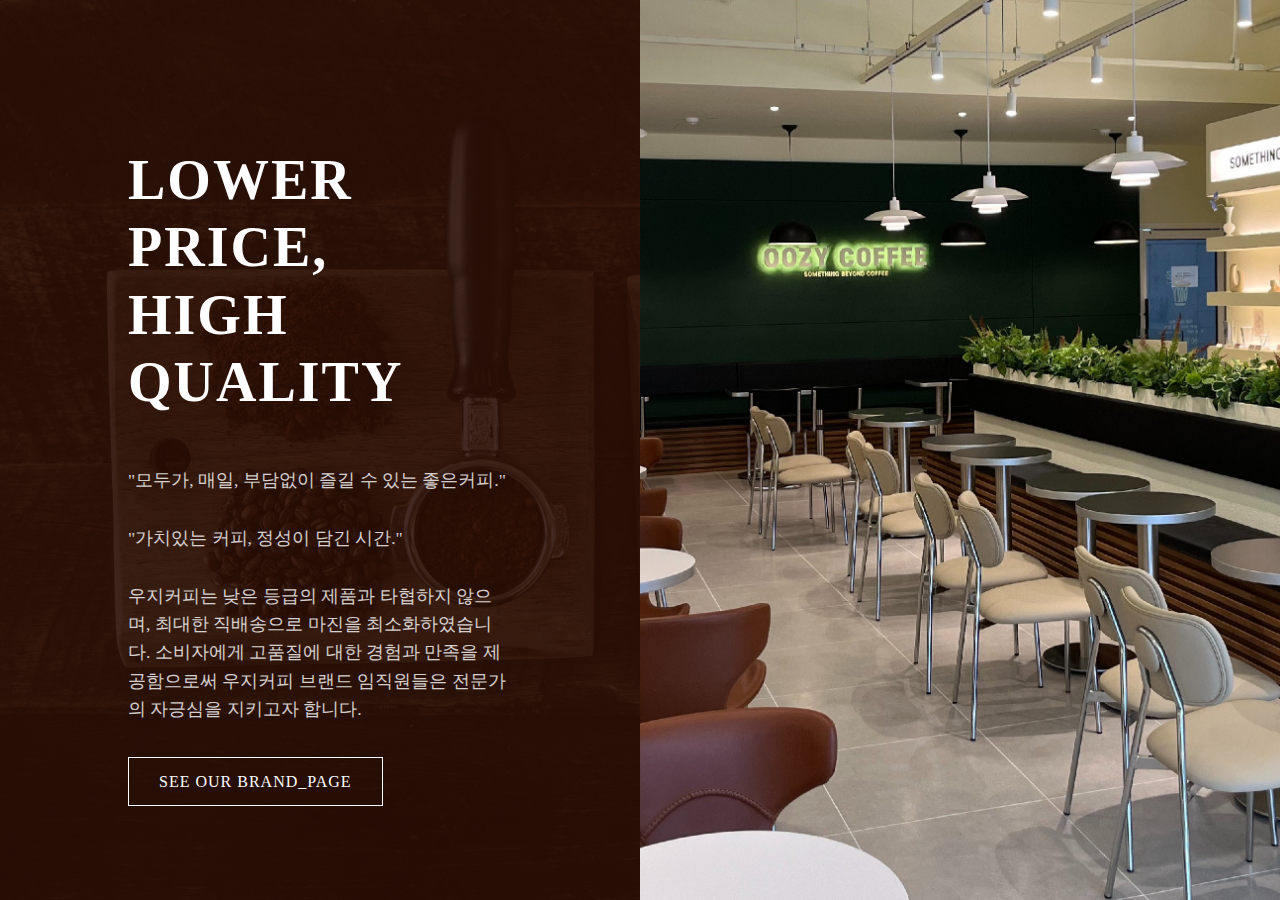
<file: index.html>
<!DOCTYPE html>
<html lang="ko">
<head>
    <meta charset="UTF-8">
    <title>우지커피(OOZY)_introduction</title>
    <meta name="viewport" content="width=device-width, initial-scale=1.0" />
    <link rel="stylesheet" href="A.css" />
</head>
<body>
    <div class="bg"> <!-- 전체 div -->
        <div class="layer"> <!-- 좌측 이미지 및 문구 -->
                <div class="slogan">
                    <p>LOWER PRICE,</p>
                    <P>HIGH QUALITY</P>
                </div>
                <div class="content"><!-- 하단 설명DIV -->
                    <p>"모두가, 매일, 부담없이 즐길 수 있는 좋은커피."</p>
                    <p>"가치있는 커피, 정성이 담긴 시간."</p>
                    <p>우지커피는 낮은 등급의 제품과 타협하지 않으며, 최대한 직배송으로 마진을 최소화하였습니다. 소비자에게 고품질에 대한 경험과 만족을 제공함으로써 우지커피 브랜드 임직원들은 전문가의 자긍심을 지키고자 합니다.</p>
                </div>
                <div class="link_box"> <!--링크박스-->
                    <a href="https://oozycoffee.com/" class="link_button">SEE OUR BRAND_PAGE</a>
                </div>
        </div>
        <div class="right"> <!-- 우측 이미지 -->
        </div>
    </div>
</body>
</html>
</file>
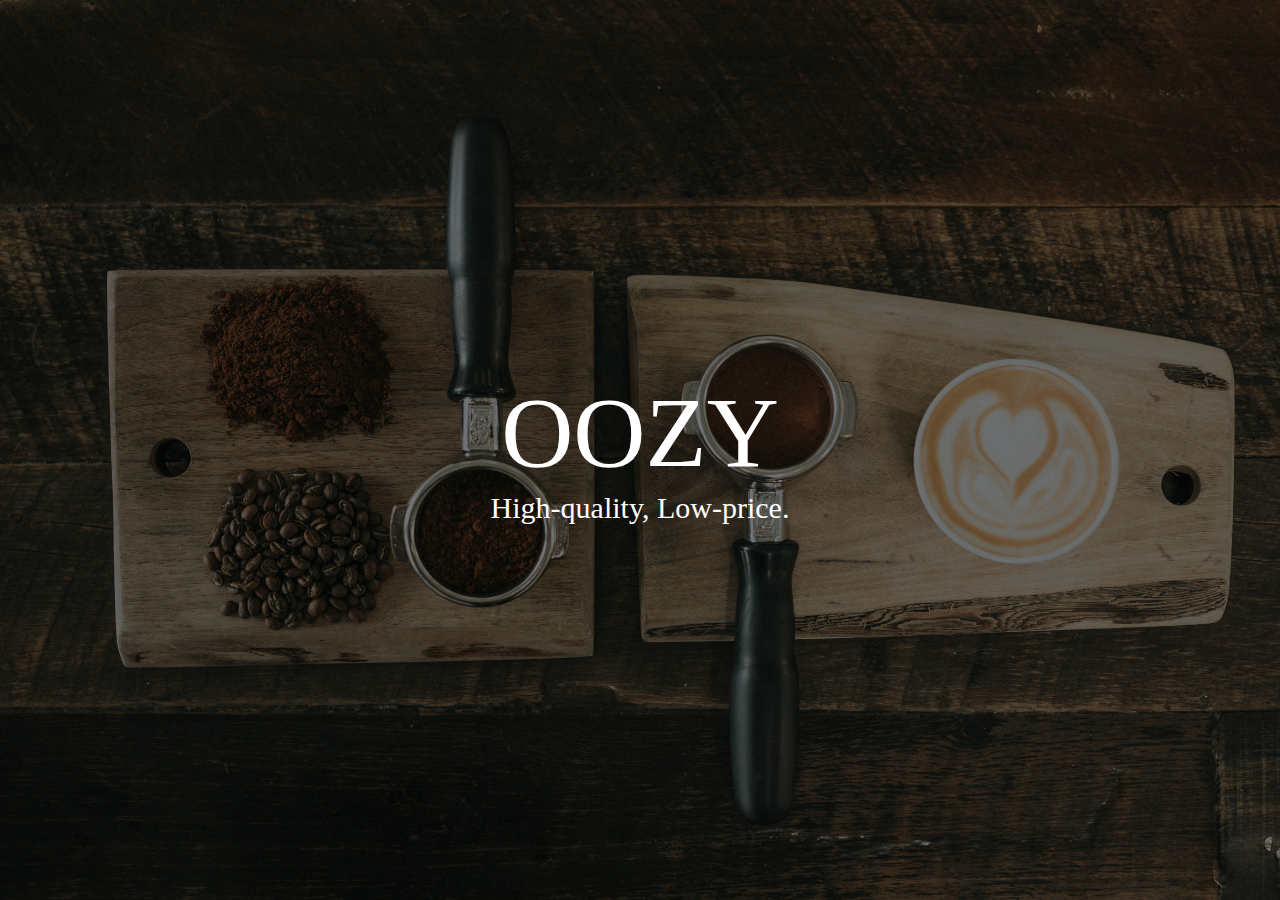
<file: intro.html>
<!-- intro.html -->
<!DOCTYPE html>
<html lang="ko">
<head>
  <meta charset="UTF-8">
  <title>Welcome to OOZY</title>
  <link href="https://fonts.googleapis.com/css2?family=Montserrat&display=swap" rel="stylesheet">
  <style> /* css 설정 파트 */
      body, html {  /* 높이, 너비 100%, 화면을 꽉채움. */
      height: 100%; 
      margin: 0;
      font-family: 'Palatino Linotype', 'Book Antiqua', Palatino, serif;
      overflow: hidden; /*스크롤방지*/
    } 
    .intro {
      position: relative;
      width: 100%;
      height: 100%;
      background: url('images/coffee-bg2.jpg') no-repeat center center / cover;/*이미지 정렬 및 꽉채우기*/
      display: flex; /*디스플레이 내부 정렬*/
      justify-content: center;
      align-items: center;
      flex-direction: column; /* 수직 정렬을 위해 추가 */
      transition: opacity 1s ease; /*투명도 변화시 1초에 걸쳐 부드럽게!*/
    }

    .overlay { /*배경화면 이미지가 너무 밝아서 레이어 덧붙임*/
        position: absolute;
        top:0;
        left:0;
        width:100%;
        height: 100%;
        background-color: rgba(0, 0, 0, 0.5);
        z-index: 1;
    }
    .oozy-text {
      position: relative;
      z-index: 2;
      font-size: 100px;
      color: white;
      cursor: pointer;
      transition: transform 0.3s ease, color 0.3s ease;
    }

    .subtitle {
      font-size: 30px;
      color: white;
      z-index: 2;
      margin-top: 1px;
      transition: transform 0.3s ease, color 0.3s ease;
    }

    .oozy-text:hover {
      transform: scale(1.05);
      color: #f3a14e92;
    }

    .fade-out {
      opacity: 0;
      pointer-events: none;
    }
  </style>
</head>
<body>
  <div class="intro" id="intro">
    <div class="overlay"></div>
    <span class="oozy-text" title = "Click to enter main page" onclick="goToMain()">OOZY</span>
    <span class="subtitle">High-quality, Low-price.</span>
  </div>

  <script>
    function goToMain() {
      const intro = document.getElementById('intro');
      intro.classList.add('fade-out');
      setTimeout(() => {
        window.location.href = 'main.html';
      }, 1000); // 페이드아웃 타이밍 (1초)
    }
  </script>
</body>
</html>
</file>
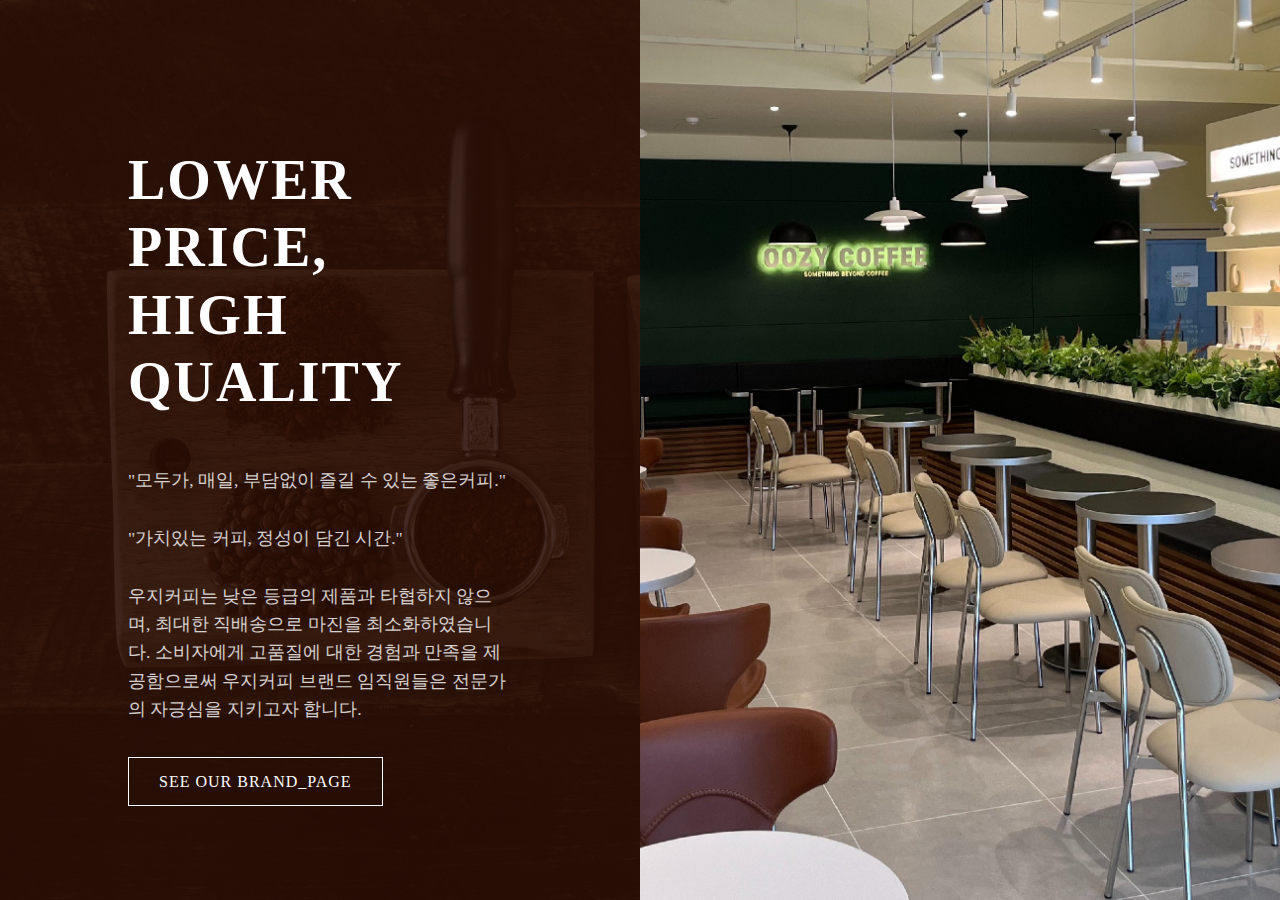
<file: introducion.html>
<!DOCTYPE html>
<html lang="ko">
<head>
    <meta charset="UTF-8">
    <title>우지커피(OOZY)_introduction</title>
    <meta name="viewport" content="width=device-width, initial-scale=1.0" />
    <link rel="stylesheet" href="A.css" />
</head>
<body>
    <div class="bg"> <!-- 전체 div -->
        <div class="layer"> <!-- 좌측 이미지 및 문구 -->
                <div class="slogan">
                    <p>LOWER PRICE,</p>
                    <P>HIGH QUALITY</P>
                </div>
                <div class="content"><!-- 하단 설명DIV -->
                    <p>"모두가, 매일, 부담없이 즐길 수 있는 좋은커피."</p>
                    <p>"가치있는 커피, 정성이 담긴 시간."</p>
                    <p>우지커피는 낮은 등급의 제품과 타협하지 않으며, 최대한 직배송으로 마진을 최소화하였습니다. 소비자에게 고품질에 대한 경험과 만족을 제공함으로써 우지커피 브랜드 임직원들은 전문가의 자긍심을 지키고자 합니다.</p>
                </div>
                <div class="link_box"> <!--링크박스-->
                    <a href="https://oozycoffee.com/" class="link_button" target="_blank">SEE OUR BRAND_PAGE</a>
                </div>
        </div>
        <div class="right"> <!-- 우측 이미지 -->
        </div>
    </div>
</body>
</html>
</file>
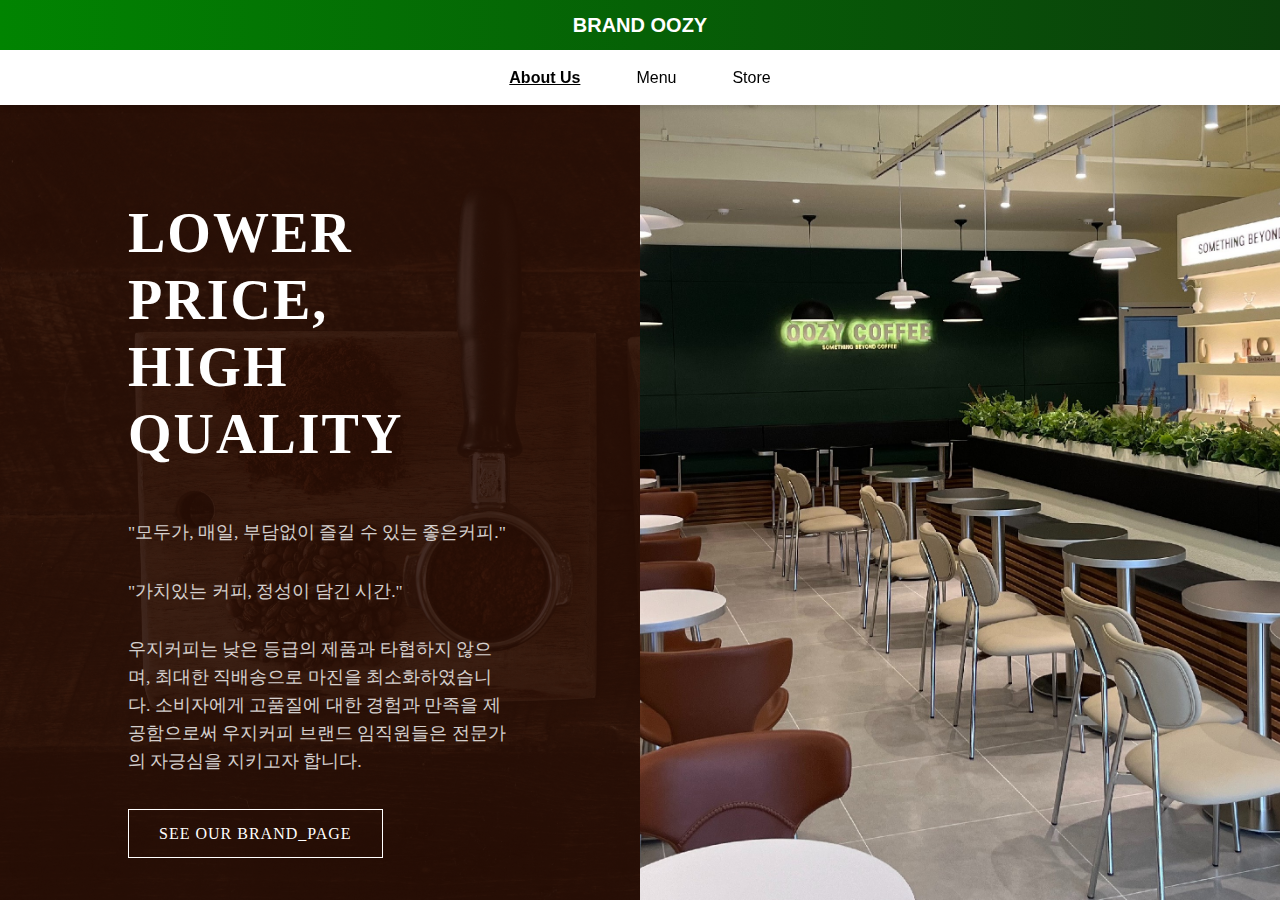
<file: main.html>
<!DOCTYPE html>
<html lang="ko">
    <head>
        <meta charset="UTF-8" />
        <title>OOZY MAIN PAGE</title>
        <link rel="stylesheet" href="style.css" />
    </head>
    <body>
        <!--최상단 토픽-->
        <header class="top_topic"><span class="top_topic_text">BRAND OOZY</span></header>

        <!--페이지메뉴/네비게이션 바-->
        <nav class="page_menu">
            <div class="page_content">
                <!--Using active, first page-->
                <button class="menu_btn active" onclick="changeIframe('introducion.html')">About Us</button>
                <div class="menus">Menu
                <!--When hover active, showup category-->
                    <div class="category"> 
                        <button class="category_menu" onclick="changeIframe('menu.html#coffee')">COFFEE</button>
                        <button class="category_menu" onclick="changeIframe('menu.html#coldbrew')">COLDBREW</button>
                        <button class="category_menu" onclick="changeIframe('menu.html#beverage')">BEVERAGE</button>
                        <button class="category_menu" onclick="changeIframe('menu.html#frappe')">FRAPPE</button>
                        <button class="category_menu" onclick="changeIframe('menu.html#ade')">ADE&MOJITO</button>
                        <button class="category_menu" onclick="changeIframe('menu.html#tea')">TEA&JUICE</button>
                        <button class="category_menu" onclick="changeIframe('menu.html#dessert')">DESSERT</button>
                    </div>
                </div>
                <button class="menu_btn" onclick="changeIframe('store.html')">Store</button>
            </div>
        </nav>

        <!--main contents division-->
        <main class="main_page">
            <iframe id="main_frame" src="introducion.html"></iframe> <!--네비게이션 바 아래, iframe으로 내부 페이지 변경!-->
        </main>

        <script> //자바스크립트 함수 구현
      function changeIframe(pageUrl) { //함수명(변수)
        const iframe = document.getElementById("main_frame");
        iframe.src = pageUrl;
      }
        </script>
    </body>
</html>
</file>
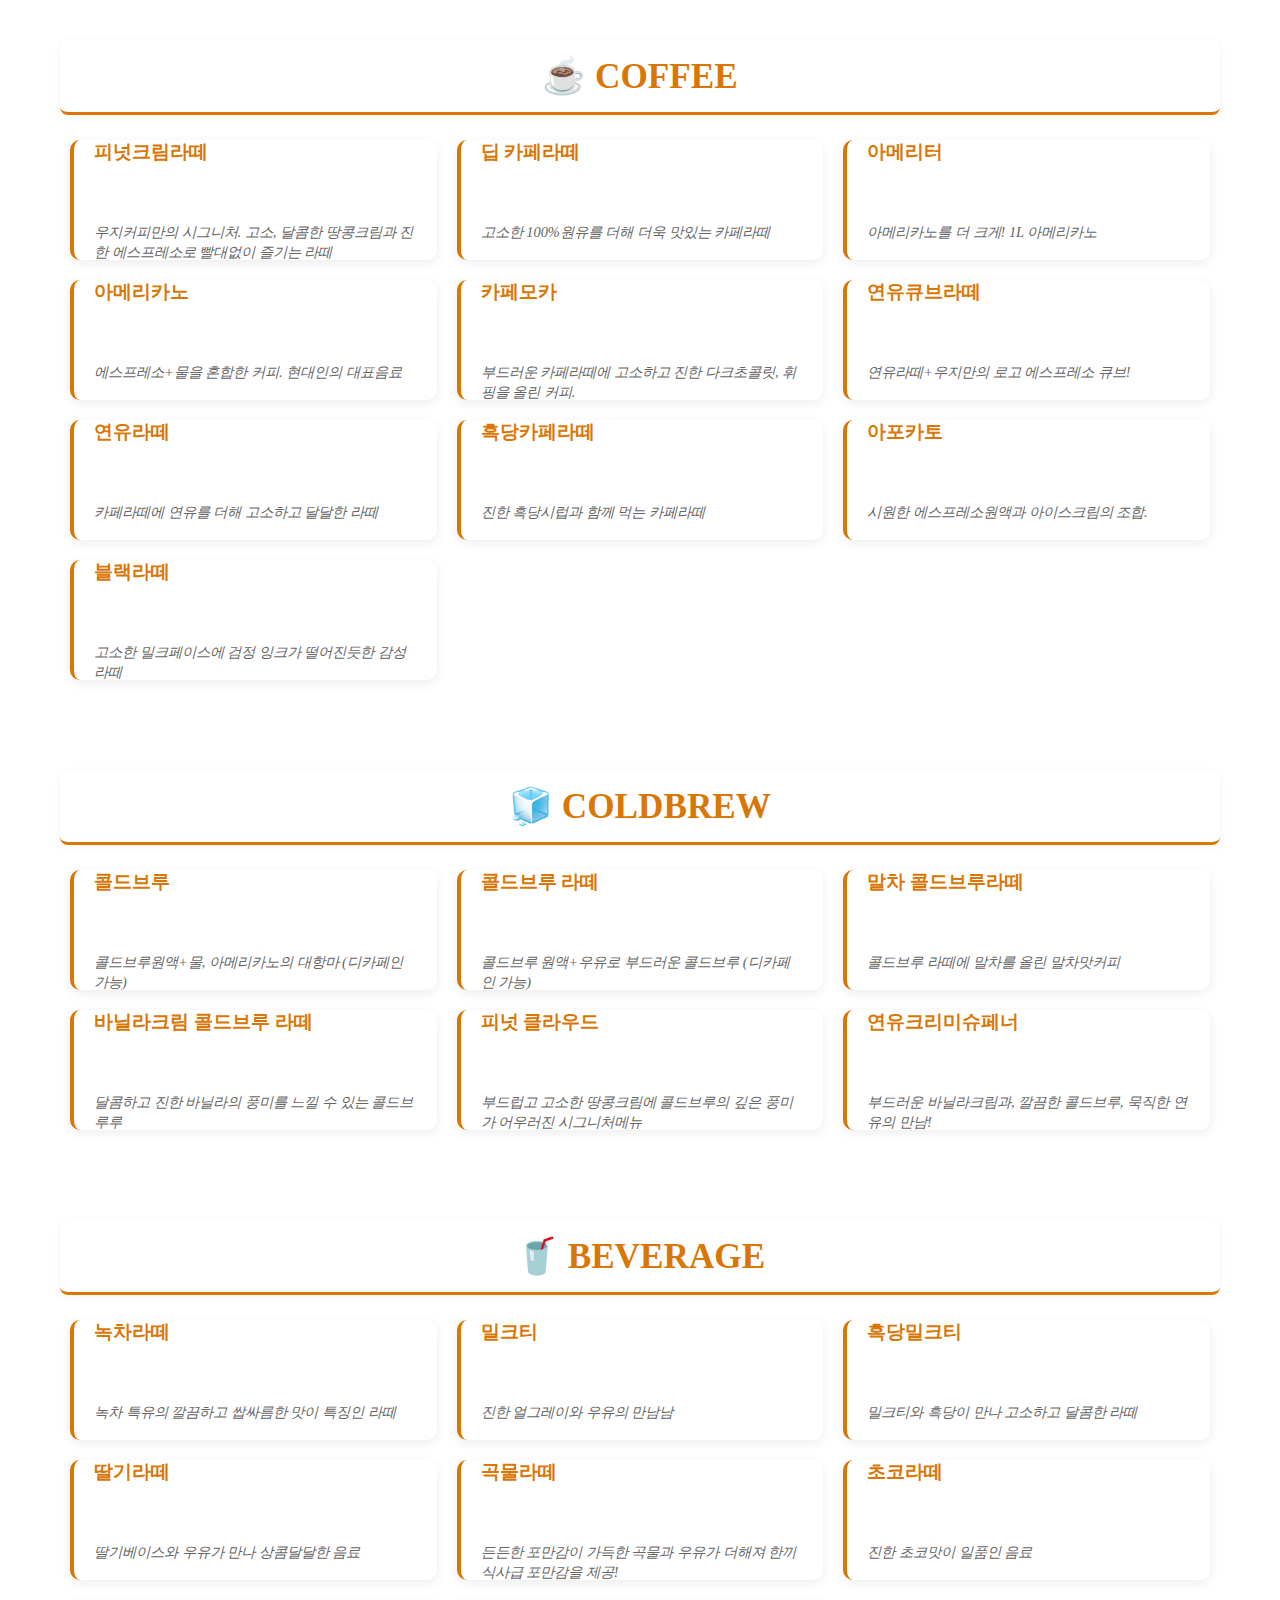
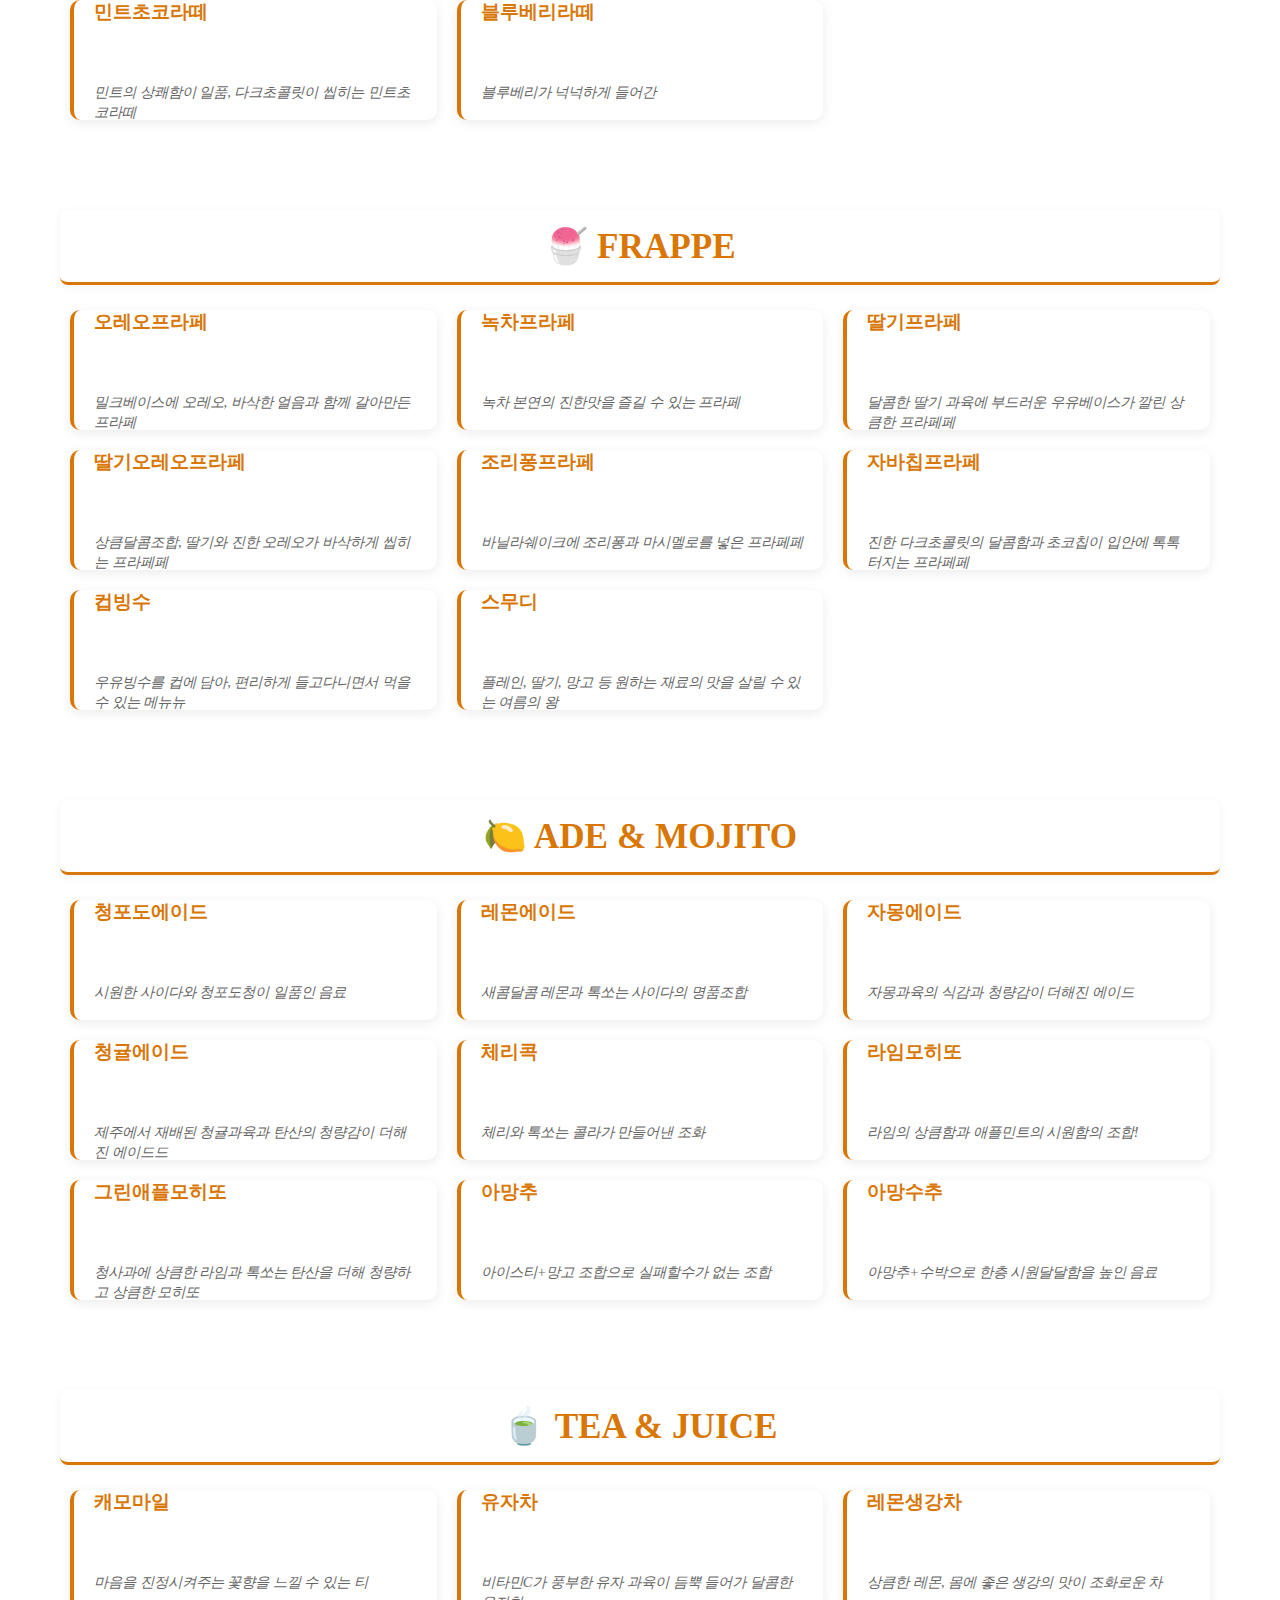
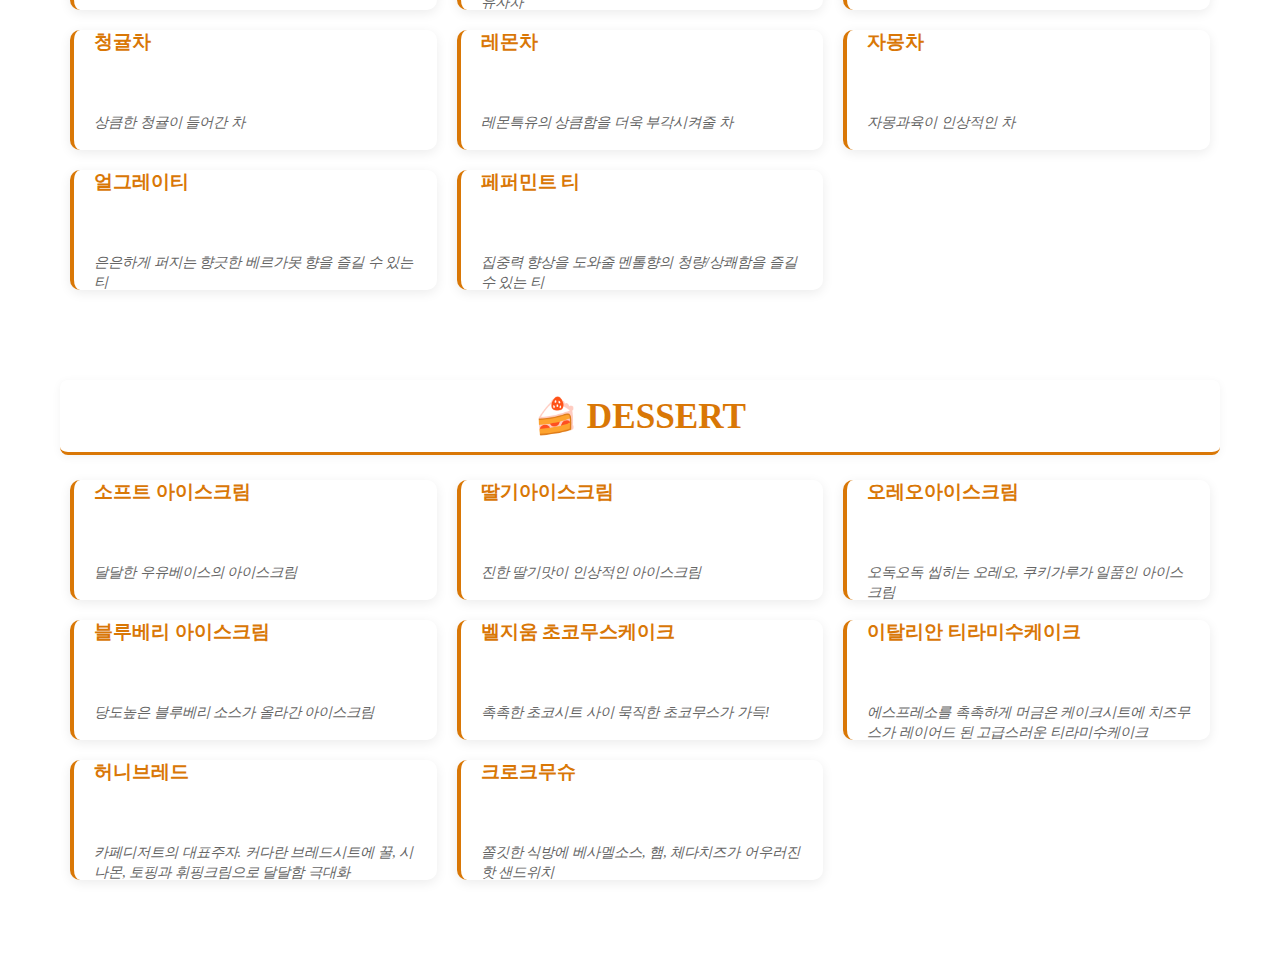
<file: menu.html>
<!DOCTYPE HTML>
<html>
    <head>
        <meta charset="UTF-8" />
        <title>OOZY_Menu</title>
        <link rel="stylesheet" href="A.css" />
    </head>
    <body>
        <div class="menu_wrapper">
        <!-- Coffee 카테고리 -->
        <section id="coffee" class="menu_section">
            <h2>☕ COFFEE</h2>
            <div class="menu_grid">
                <div class="menu_item">
                    <h3>피넛크림라떼</h3>
                    <p class="menu_desc">우지커피만의 시그니처. 고소, 달콤한 땅콩크림과 진한 에스프레소로 빨대없이 즐기는 라떼</p>
                </div>
                <div class="menu_item">
                    <h3>딥 카페라떼</h3>
                    <p class="menu_desc">고소한 100%원유를 더해 더욱 맛있는 카페라떼</p>
                </div>
                <div class="menu_item">
                    <h3>아메리터</h3>
                    <p class="menu_desc">아메리카노를 더 크게! 1L 아메리카노</p>
                </div>
                <div class="menu_item">
                    <h3>아메리카노</h3>
                    <p class="menu_desc">에스프레소+물을 혼합한 커피. 현대인의 대표음료</p>
                </div>
                <div class="menu_item">
                    <h3>카페모카</h3>
                    <p class="menu_desc">부드러운 카페라떼에 고소하고 진한 다크초콜릿, 휘핑을 올린 커피.</p>
                </div>
                <div class="menu_item">
                    <h3>연유큐브라떼</h3>
                    <p class="menu_desc">연유라떼+우지만의 로고 에스프레소 큐브!</p>
                </div>
                <div class="menu_item">
                    <h3>연유라떼</h3>
                    <p class="menu_desc">카페라떼에 연유를 더해 고소하고 달달한 라떼</p>
                </div>
                <div class="menu_item">
                    <h3>흑당카페라떼</h3>
                    <p class="menu_desc">진한 흑당시럽과 함께 먹는 카페라떼</p>
                </div>
                <div class="menu_item">
                    <h3>아포카토</h3>
                    <p class="menu_desc">시원한 에스프레소원액과 아이스크림의 조합.</p>
                </div>
                <div class="menu_item">
                    <h3>블랙라떼</h3>
                    <p class="menu_desc">고소한 밀크페이스에 검정 잉크가 떨어진듯한 감성라떼</p>
                </div>
            </div>
        </section>

        <!-- Coldbrew 카테고리 -->
        <section id="coldbrew" class="menu_section">
            <h2>🧊 COLDBREW</h2>
            <div class="menu_grid">
                <div class="menu_item">
                    <h3>콜드브루</h3>
                    <p class="menu_desc">콜드브루원액+물, 아메리카노의 대항마 (디카페인 가능)</p>
                </div>
                <div class="menu_item">
                    <h3>콜드브루 라떼</h3>
                    <p class="menu_desc">콜드브루 원액+우유로 부드러운 콜드브루 (디카페인 가능)</p>
                </div>
                <div class="menu_item">
                    <h3>말차 콜드브루라떼</h3>
                    <p class="menu_desc">콜드브루 라떼에 말차를 올린 말차맛커피</p>
                </div>
                <div class="menu_item">
                    <h3>바닐라크림 콜드브루 라떼</h3>
                    <p class="menu_desc">달콤하고 진한 바닐라의 풍미를 느낄 수 있는 콜드브루루</p>
                </div>
                <div class="menu_item">
                    <h3>피넛 클라우드</h3>
                    <p class="menu_desc">부드럽고 고소한 땅콩크림에 콜드브루의 깊은 풍미가 어우러진 시그니처메뉴</p>
                </div>
                <div class="menu_item">
                    <h3>연유크리미슈페너</h3>
                    <p class="menu_desc">부드러운 바닐라크림과, 깔끔한 콜드브루, 묵직한 연유의 만남!</p>
                </div>
            </div>
        </section>

        <!-- Beverage 카테고리 -->
        <section id="beverage" class="menu_section">
            <h2>🥤 BEVERAGE</h2>
            <div class="menu_grid">
                <div class="menu_item">
                    <h3>녹차라떼</h3>
                    <p class="menu_desc">녹차 특유의 깔끔하고 쌉싸름한 맛이 특징인 라떼</p>
                </div>
                <div class="menu_item">
                    <h3>밀크티</h3>
                    <p class="menu_desc">진한 얼그레이와 우유의 만남남</p>
                </div>
                <div class="menu_item">
                    <h3>흑당밀크티</h3>
                    <p class="menu_desc">밀크티와 흑당이 만나 고소하고 달콤한 라떼</p>
                </div>
                <div class="menu_item">
                    <h3>딸기라떼</h3>
                    <p class="menu_desc">딸기베이스와 우유가 만나 상콤달달한 음료</p>
                </div>
                <div class="menu_item">
                    <h3>곡물라떼</h3>
                    <p class="menu_desc">든든한 포만감이 가득한 곡물과 우유가 더해져 한끼 식사급 포만감을 제공!</p>
                </div>
                <div class="menu_item">
                    <h3>초코라떼</h3>
                    <p class="menu_desc">진한 초코맛이 일품인 음료</p>
                </div>
                <div class="menu_item">
                    <h3>민트초코라떼</h3>
                    <p class="menu_desc">민트의 상쾌함이 일품, 다크초콜릿이 씹히는 민트초코라떼</p>
                </div>
                <div class="menu_item">
                    <h3>블루베리라떼</h3>
                    <p class="menu_desc">블루베리가 넉넉하게 들어간 </p>
                </div>
            </div>
        </section>

        <!-- Frappe 카테고리 -->
        <section id="frappe" class="menu_section">
            <h2>🍧 FRAPPE</h2>
            <div class="menu_grid">
                <div class="menu_item">
                    <h3>오레오프라페</h3>
                    <p class="menu_desc">밀크베이스에 오레오, 바삭한 얼음과 함께 갈아만든 프라페</p>
                </div>
                <div class="menu_item">
                    <h3>녹차프라페</h3>
                    <p class="menu_desc">녹차 본연의 진한맛을 즐길 수 있는 프라페</p>
                </div>
                <div class="menu_item">
                    <h3>딸기프라페</h3>
                    <p class="menu_desc">달콤한 딸기 과육에 부드러운 우유베이스가 깔린 상큼한 프라페페</p>
                </div>
                <div class="menu_item">
                    <h3>딸기오레오프라페</h3>
                    <p class="menu_desc">상큼달콤조합, 딸기와 진한 오레오가 바삭하게 씹히는 프라페페</p>
                </div>
                <div class="menu_item">
                    <h3>조리퐁프라페</h3>
                    <p class="menu_desc">바닐라쉐이크에 조리퐁과 마시멜로를 넣은 프라페페</p>
                </div>
                <div class="menu_item">
                    <h3>자바칩프라페</h3>
                    <p class="menu_desc">진한 다크초콜릿의 달콤함과 초코칩이 입안에 톡톡터지는 프라페페</p>
                </div>
                <div class="menu_item">
                    <h3>컵빙수</h3>
                    <p class="menu_desc">우유빙수를 컵에 담아, 편리하게 들고다니면서 먹을 수 있는 메뉴뉴</p>
                </div>
                <div class="menu_item">
                    <h3>스무디</h3>
                    <p class="menu_desc">플레인, 딸기, 망고 등 원하는 재료의 맛을 살릴 수 있는 여름의 왕</p>
                </div>
            </div>
        </section>

        <!-- Ade & Mojito 카테고리 -->
        <section id="ade" class="menu_section">
            <h2>🍋 ADE & MOJITO</h2>
            <div class="menu_grid">
                <div class="menu_item">
                    <h3>청포도에이드</h3>
                    <p class="menu_desc">시원한 사이다와 청포도청이 일품인 음료</p>
                </div>
                <div class="menu_item">
                    <h3>레몬에이드</h3>
                    <p class="menu_desc">새콤달콤 레몬과 톡쏘는 사이다의 명품조합</p>
                </div>
                <div class="menu_item">
                    <h3>자몽에이드</h3>
                    <p class="menu_desc">자몽과육의 식감과 청량감이 더해진 에이드</p>
                </div>
                <div class="menu_item">
                    <h3>청귤에이드</h3>
                    <p class="menu_desc">제주에서 재배된 청귤과육과 탄산의 청량감이 더해진 에이드드</p>
                </div>
                <div class="menu_item">
                    <h3>체리콕</h3>
                    <p class="menu_desc">체리와 톡쏘는 콜라가 만들어낸 조화</p>
                </div>
                <div class="menu_item">
                    <h3>라임모히또</h3>
                    <p class="menu_desc">라임의 상큼함과 애플민트의 시원함의 조합!</p>
                </div>
                <div class="menu_item">
                    <h3>그린애플모히또</h3>
                    <p class="menu_desc">청사과에 상큼한 라임과 톡쏘는 탄산을 더해 청량하고 상큼한 모히또</p>
                </div>
                <div class="menu_item">
                    <h3>아망추</h3>
                    <p class="menu_desc">아이스티+망고 조합으로 실패할수가 없는 조합</p>
                </div>
                <div class="menu_item">
                    <h3>아망수추</h3>
                    <p class="menu_desc">아망추+수박으로 한층 시원달달함을 높인 음료</p>
                </div>
            </div>
        </section>

        <!-- Tea & Juice 카테고리 -->
        <section id="tea" class="menu_section">
            <h2>🍵 TEA & JUICE</h2>
            <div class="menu_grid">
                <div class="menu_item">
                    <h3>캐모마일</h3>
                    <p class="menu_desc">마음을 진정시켜주는 꽃향을 느낄 수 있는 티</p>
                </div>
                <div class="menu_item">
                    <h3>유자차</h3>
                    <p class="menu_desc">비타민C가 풍부한 유자 과육이 듬뿍 들어가 달콤한 유자차</p>
                </div>
                <div class="menu_item">
                    <h3>레몬생강차</h3>
                    <p class="menu_desc">상큼한 레몬, 몸에 좋은 생강의 맛이 조화로운 차</p>
                </div>
                <div class="menu_item">
                    <h3>청귤차</h3>
                    <p class="menu_desc">상큼한 청귤이 들어간 차</p>
                </div>
                <div class="menu_item">
                    <h3>레몬차</h3>
                    <p class="menu_desc">레몬특유의 상큼함을 더욱 부각시켜줄 차</p>
                </div>
                <div class="menu_item">
                    <h3>자몽차</h3>
                    <p class="menu_desc">자몽과육이 인상적인 차</p>
                </div>
                <div class="menu_item">
                    <h3>얼그레이티</h3>
                    <p class="menu_desc">은은하게 퍼지는 향긋한 베르가못 향을 즐길 수 있는 티</p>
                </div>
                <div class="menu_item">
                    <h3>페퍼민트 티</h3>
                    <p class="menu_desc">집중력 향상을 도와줄 멘톨향의 청량/상쾌함을 즐길 수 있는 티</p>
                </div>
            </div>
        </section>

        <!-- Dessert 카테고리 -->
        <section id="dessert" class="menu_section">
            <h2>🍰 DESSERT</h2>
            <div class="menu_grid">
                <div class="menu_item">
                    <h3>소프트 아이스크림</h3>
                    <p class="menu_desc">달달한 우유베이스의 아이스크림</p>
                </div>
                <div class="menu_item">
                    <h3>딸기아이스크림</h3>
                    <p class="menu_desc">진한 딸기맛이 인상적인 아이스크림</p>
                </div>
                <div class="menu_item">
                    <h3>오레오아이스크림</h3>
                    <p class="menu_desc">오독오독 씹히는 오레오, 쿠키가루가 일품인 아이스크림</p>
                </div>
                <div class="menu_item">
                    <h3>블루베리 아이스크림</h3>
                    <p class="menu_desc">당도높은 블루베리 소스가 올라간 아이스크림</p>
                </div>
                <div class="menu_item">
                    <h3>벨지움 초코무스케이크</h3>
                    <p class="menu_desc">촉촉한 초코시트 사이 묵직한 초코무스가 가득!</p>
                </div>
                <div class="menu_item">
                    <h3>이탈리안 티라미수케이크</h3>
                    <p class="menu_desc">에스프레소를 촉촉하게 머금은 케이크시트에 치즈무스가 레이어드 된 고급스러운 티라미수케이크</p>
                </div>
                <div class="menu_item">
                    <h3>허니브레드</h3>
                    <p class="menu_desc">카페디저트의 대표주자. 커다란 브레드시트에 꿀, 시나몬, 토핑과 휘핑크림으로 달달함 극대화</p>
                </div>
                <div class="menu_item">
                    <h3>크로크무슈</h3>
                    <p class="menu_desc">쫄깃한 식방에 베사멜소스, 햄, 체다치즈가 어우러진 핫 샌드위치</p>
                </div>
            </div>
        </section>
    </div>
    </body>
</html>
</file>
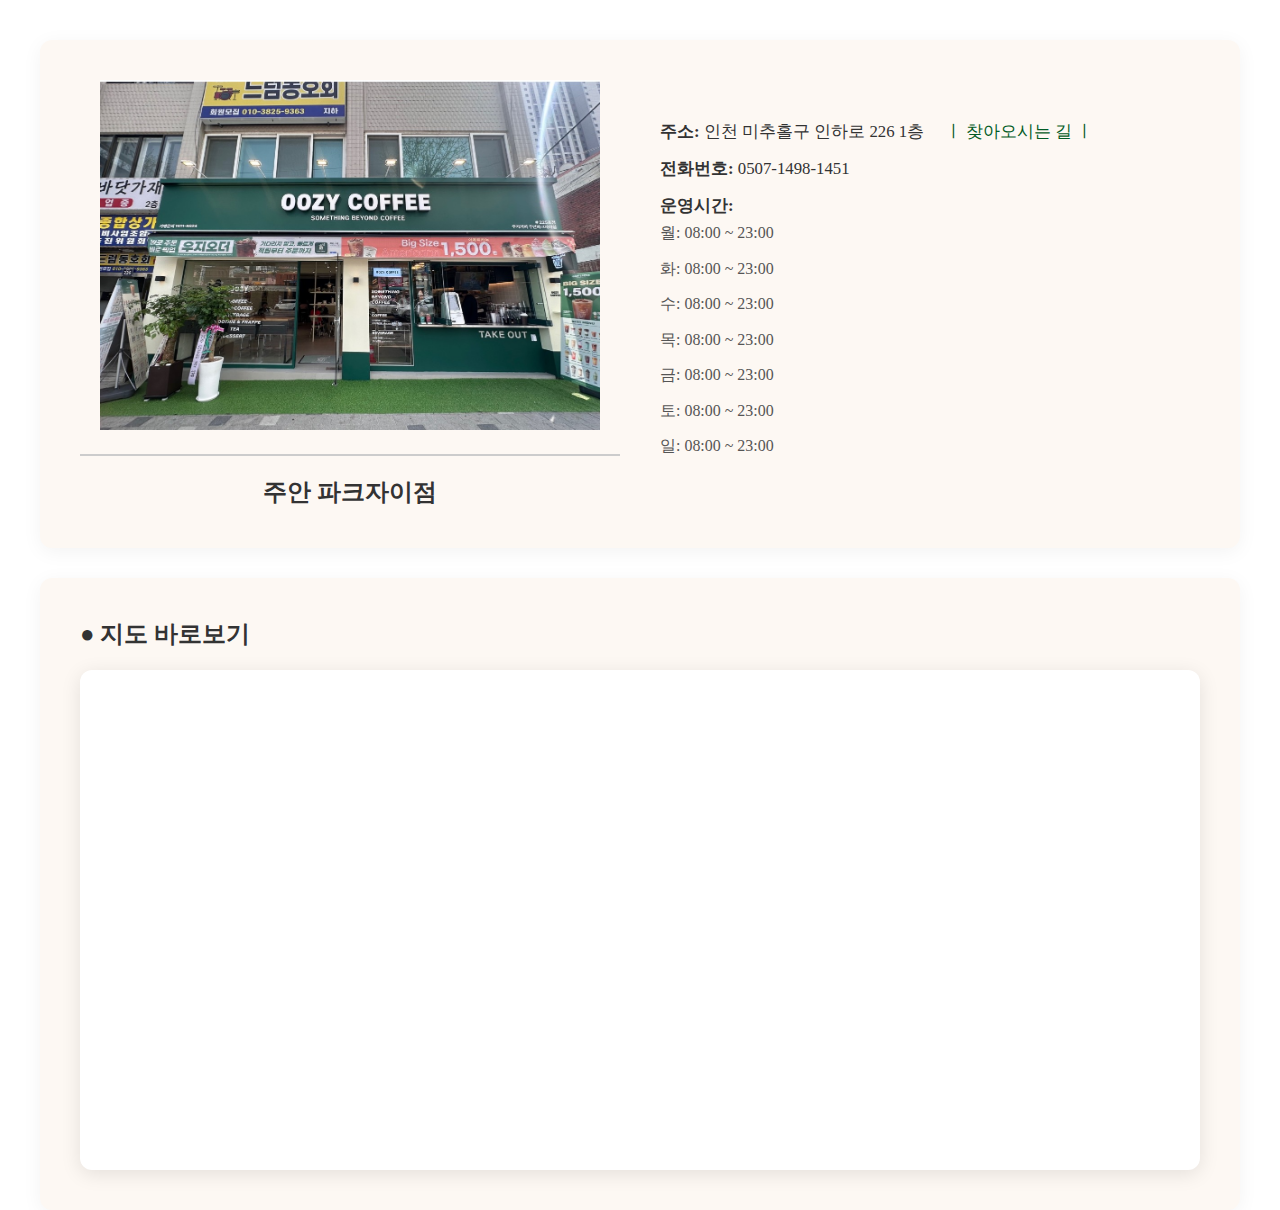
<file: store.html>
<!DOCTYPE HTML>
<html>
    <head>
        <meta charset="UTF-8" />
        <title>OOZY_Store</title>
        <link rel="stylesheet" href="A.css" />
    </head>
    <body>
        <div class="store_pg_wrapper"> <!--전체 지정 div-->

            <section class="store_section"> <!--상단, 홍보매장 설명명-->
                <div class="store_img"> <!--이미지-->
                    <img src="images/store_img.jpg" alt="주안파크자이점 이미지">
                    <hr />
                    <h2>주안 파크자이점</h2>
                </div>
                <div class="store_info">
                    <ul>
                        <li>
                        <strong>주소:</strong> 인천 미추홀구 인하로 226 1층 &nbsp
                        <a href="https://map.naver.com/p/search/%EC%9A%B0%EC%A7%80%EC%BB%A4%ED%94%BC/place/1163510989?placePath=/home?entry=pll&from=map&fromNxList=true&fromPanelNum=2&timestamp=202506072119&locale=ko&svcName=map_pcv5&searchText=%EC%9A%B0%EC%A7%80%EC%BB%A4%ED%94%BC&searchType=place&c=15.00,0,0,0,dh" target="_blank" class="maplink">ㅣ 찾아오시는 길 ㅣ</a>
                        </li>
                        <li><strong>전화번호:</strong> 0507-1498-1451</li>
                        <li><strong>운영시간:</strong>
                            <ul class="store-hours">
                             <li>월: 08:00 ~ 23:00</li>
                             <li>화: 08:00 ~ 23:00</li>
                             <li>수: 08:00 ~ 23:00</li>
                             <li>목: 08:00 ~ 23:00</li>
                             <li>금: 08:00 ~ 23:00</li>
                             <li>토: 08:00 ~ 23:00</li>
                             <li>일: 08:00 ~ 23:00</li>
                            </ul>
                        </li>    
                    </ul>
                </div>
            </section>
            
            <section class="map_frame"> <!--하단, 더 많은 매장지도도-->
                <h2 class="map_title">● 지도 바로보기</h2>
                <div class="map_container">
                    <iframe src="https://www.google.com/maps/embed?pb=!1m18!1m12!1m3!1d3673.7528933778017!2d126.67044354933725!3d37.44816919825153!2m3!1f0!2f0!3f0!3m2!1i1024!2i768!4f13.1!3m3!1m2!1s0x357b790b240c6543%3A0x5707455c534e9abb!2z7J247LKc6rSR7Jet7IucIOuvuOy2lO2ZgOq1rCDsnbjtlZjroZwgMjI2LTI!5e0!3m2!1sko!2skr!4v1749305277182!5m2!1sko!2skr" 
                            class="map_iframe" 
                            style="border:0;" 
                            allowfullscreen="" 
                            loading="lazy" 
                            referrerpolicy="no-referrer-when-downgrade">
                    </iframe>
                </div>
            </section>
        </div>
    </body>
</html>
</file>
<file: A.css>
* {
    margin: 0;
    padding: 0;
    box-sizing: border-box;
    height: 100%;
}

html, body {
    height: 100%;
}
/* 여기부터 Index.html의 class정의*/
.bg {
    margin: 0;
    padding: 0;
    display: flex;
    width: 100%;
    height: 100%;
    background: url('images/coffee-bg2.jpg') no-repeat center center / cover;
    z-index: 0;
    justify-content: flex-start;
}

.layer {
    margin: 0;
    padding: 0;
    z-index: 1;
    width: 50vw;
    border: none;
    background-color: rgba(41, 13, 4, 0.865);
    display: flex;
    flex-direction: column; 
    justify-content: center; 
    align-items: flex-start; 
    color: white; 
    padding-left: 10%; 
    padding-right: 10%; 
    box-sizing: border-box; 
    height: 100%; 
    text-align: left; 
}

.slogan {
    font-size: 3.5em; 
    font-weight: bold; 
    line-height: 1.2; 
    margin-bottom: 50px;
    margin-top: 40px;
    letter-spacing: 2px; 
    color: white;
    height: auto !important;
}

.slogan p {
    margin: 0;
    height: auto !important;
}

.content {
    font-size: 1.1em;
    line-height: 1.6;
    opacity: 0.8;
    height: auto !important;
    margin-bottom: 20px;
}
.content p{
    margin-bottom: 30px;
    height: auto;
}

.link_box {
    display: inline-block;
    height: 20px;
}

.link_button {
    border: 1px solid white; 
    text-decoration: none;
    color: white;
    padding: 15px 30px; 
    font-size: 1em;
    letter-spacing: 1px;
    transition: transform 0.3 ease;
     height: auto !important;
}

.link_button:hover {
    font-weight: bold;
    transform: scale(1.03);
}

.right {
    margin: 0;
    padding: 0;
    z-index: 1;
    width: 50vw;
    background: url('images/index_.jpg') no-repeat center center / cover;
}

/* 여기부터 menu.html의 class정의*/
.menu_wrapper {
    max-width: 1200px;
    margin: 0 auto;
    padding: 20px;
    height: auto;
}

/* 메뉴 섹션 */
.menu_section {
    margin-bottom: 50px;
    padding: 20px 0;
}

.menu_section h2 {
    font-size: 2.2em;
    color: #d97706;
    margin-bottom: 25px;
    padding: 15px 0;
    text-align: center;
    border-bottom: 3px solid #d97706;
    background: white;
    border-radius: 8px;
    box-shadow: 0 2px 10px rgba(0,0,0,0.05);
}

/* 메뉴 그리드 */
.menu_grid {
    display: grid;
    grid-template-columns: repeat(auto-fit, minmax(280px, 1fr));
    gap: 20px;
    padding: 0 10px;
}

.menu_item {
    background: white;
    padding: 0 20px 20px 20px;
    border-radius: 10px;
    box-shadow: 0 3px 12px rgba(0,0,0,0.08);
    transition: all 0.3s ease;
    border-left: 4px solid #d97706;
    height: 120px;
    display: flex;
    flex-direction: column;
}

.menu_item:hover {
    transform: translateY(-3px);
    box-shadow: 0 6px 20px rgba(0,0,0,0.12);
}

.menu_item h3 {
    font-size: 1.2em;
    line-height: 1.2;
    color: #d97706;
    margin: 0;
    font-weight: bold;
}

.menu_desc {
    color: #666;
    font-size: 0.9em;
    line-height: 1.4;
    min-height: 18px;
    font-style: italic;
    flex: 1;
}

/* 반응형 디자인 */
@media (max-width: 768px) {
    .menu_wrapper {
        padding: 15px;
    }
    
    .menu_section {
        margin-bottom: 40px;
    }
    
    .menu_section h2 {
        font-size: 1.8em;
        margin-bottom: 20px;
        padding: 12px 0;
    }
    
    .menu_grid {
        grid-template-columns: repeat(auto-fit, minmax(250px, 1fr));
        gap: 15px;
        padding: 0 5px;
    }
    
    .menu_item {
        padding: 18px;
    }
    
    .menu_item h3 {
        font-size: 1.1em;
    }
}

@media (max-width: 480px) {
    .menu_wrapper {
        padding: 10px;
    }
    
    .menu_section h2 {
        font-size: 1.5em;
        padding: 10px 0;
    }
    
    .menu_grid {
        grid-template-columns: 1fr;
        gap: 12px;
    }
    
    .menu_item {
        padding: 15px;
    }
    
    .menu_item h3 {
        font-size: 1em;
    }
    
    .menu_desc {
        font-size: 0.85em;
    }
}


/* 여기부터 store.html의 class정의*/
.store_section,
.store_section * {
  height: auto !important;
  overflow: visible !important;
}

.store_pg_wrapper {
    padding: 40px;
    width: 100vw;
    margin: auto;
    overflow: visible;
}

.store_section {
    display: flex;
    flex-wrap: wrap;
    gap: 40px;
    padding: 40px;
    background-color: #fdf8f3;
    border-radius: 12px;
    box-shadow: 0 4px 20px rgba(0,0,0,0.05);
}

.store_img {
    flex: 1;
    min-width: 200px;
    text-align: center;
}

.store_img img {
    width: 100%;
    max-width: 500px;
    border-radius: 12px;
    max-height: 350px;
}

.store_img hr {
  margin: 20px auto;
  border: none;
  border-top: 2px solid #ccc;
  box-sizing: content-box;
  height: auto;
}

.store_img h2 {
  font-size: 1.5em;
  color: #333;
  margin-top: 20px;
}

.store_info {
  flex: 1;
  min-width: 300px;
  font-size: 1.05em;
  color: #333;
  display: flex;
  flex-direction: column;
  justify-content: center;
}

.store_info ul {
  list-style: none;
  padding: 0;
  margin: 0;
  height: auto;
}

.store_info li {
  margin-bottom: 10px;
  line-height: 1.6;
  height: auto;
}

.store-hours {
  list-style: none;
  padding-left: 15px;
  margin-top: 8px;
  font-size: 0.95em;
  color: #555;
  height: auto;
}

.maplink {
  display: inline-block;
  margin-left: 8px;
  color: #015b25; 
  text-decoration: none;
  font-weight: 500;
  transition: text-decoration 0.3s ease;
  height: auto;
}

.maplink:hover {
  font-weight: bold;
  text-decoration: underline;
}

.map_frame {
  padding: 40px;
  background-color: #fdf8f3;
  border-radius: 12px;
  box-shadow: 0 4px 20px rgba(0,0,0,0.05);
  margin-top: 30px;
  height: auto !important;
  overflow: visible !important;
}

.map_title {
    font-size: 1.5em;
    color: #333;
    margin-bottom: 20px;
    height: auto !important;
}

.map_container {
    width: 100%;
    height: 500px; /* 고정 높이로 더 크게 설정 */
    border-radius: 12px;
    overflow: hidden;
    box-shadow: 0 4px 20px rgba(0, 0, 0, 0.1);
    background-color: #fff;
}

.map_iframe {
    width: 100%;
    height: 100%; 
    border: none;
    border-radius: 12px;
}

/* 반응형 디자인 추가, ai활용코드드 */
@media (max-width: 768px) {
    .store_pg_wrapper {
        padding: 20px;
    }
    
    .store_section {
        padding: 20px;
        gap: 20px;
    }
    
    .map_frame {
        padding: 20px;
    }
    
    .map_container {
        height: 350px; /* 모바일에서는 조금 더 작게 */
    }
}
</file>
<file: style.css>
* { /*모든 요소의 패딩, 마진을 제거(스타일관리에 용이하도록)*/
    margin:0;
    padding: 0;
    box-sizing: border-box;
} 

body { 
    font-family: 'Arial', sans-serif;
    min-height: 100vh;
    background-color: white;
}

main {
    position: fixed;
    width: 100vw;
    left:0;
    top: 105px;
    bottom: 0;
    border:none;
}

main iframe {
    background-color: beige;
    width: 100%;
    height: 100%;
    border:none;
    bottom: 0;
}

.top_topic {
    background: linear-gradient(to left, rgb(11, 62, 11), rgb(1, 132, 1));
    width:100vw;
    height: 50px;
    color: white;
    display: flex;
    justify-content: center;
    align-items: center;
    position: fixed;
    top: 0;
    left: 0;
    z-index: 10;   
}

.top_topic_text {
    display: inline-block;
    font-weight: bold;
    font-size: 20px;
    text-align: center;
}

.page_menu {
    background-color: white;
    position: sticky;
    top: 50px;
    z-index: 10;
    box-shadow: 0 4px 4px rgba(0, 0, 0, 0.1);
}

.page_content {
    max-width: 1200px;
    margin: 0 auto;
    padding: 0 20px;
    display: flex;
    justify-content: center;
    align-items: center;
    height: 55px;
    gap: 40px;
}

.menu_btn {
    padding: 8px 16px;
    border: none;
    background: none;
    color: black;
    cursor: pointer;
    border-radius: 6px;
    transition: all 0.2s;
    font-size: 16px;
}

.menu_btn:hover {
    transform: scale(1.02);
    font-weight: bold;
}

.menu_btn.active {
    text-decoration: underline;
    font-weight: bold;
}

.menus {
    position: relative;
    padding-bottom: 12px;
    padding-top: 12px;
}

.menus:hover {
    font-weight: bold;
}

.category {
    position: absolute;
    top: 100%;
    left: 0;
    width: 100vw;
    transform: translateX(-50%); /*부모속성의 중앙에서 category의 좌상단 꼭짓점부터 내려오기때문에, 좌로 50% 밀어줌*/
    background: white;
    border: 1px solid rgba(255, 255, 255, 0.621);
    gap: 5px;
    padding: 12px 0;
    z-index: 100;
    visibility: hidden;
    display:flex;
    justify-content: center;
    box-sizing: border-box;
    opacity: 0;
    transition: all 0.3 ease;
    box-shadow: 0 4px 4px rgba(0, 0, 0, 0.1);
}

.menus:hover .category {
    opacity: 1;
    visibility: visible;
}

.category_menu {
    padding: 6px 12px;
    border: none;
    background: none;
    color: #92400e;
    cursor: pointer;
    border-radius: 4px;
    transition: all 0.2s;
    font-size: 14px;
    white-space: nowrap;
}

.category_menu:hover {
    font-weight: bold;
}

.category_menu .active {
    font-weight: bold;
    text-decoration: underline;
}
</file>
